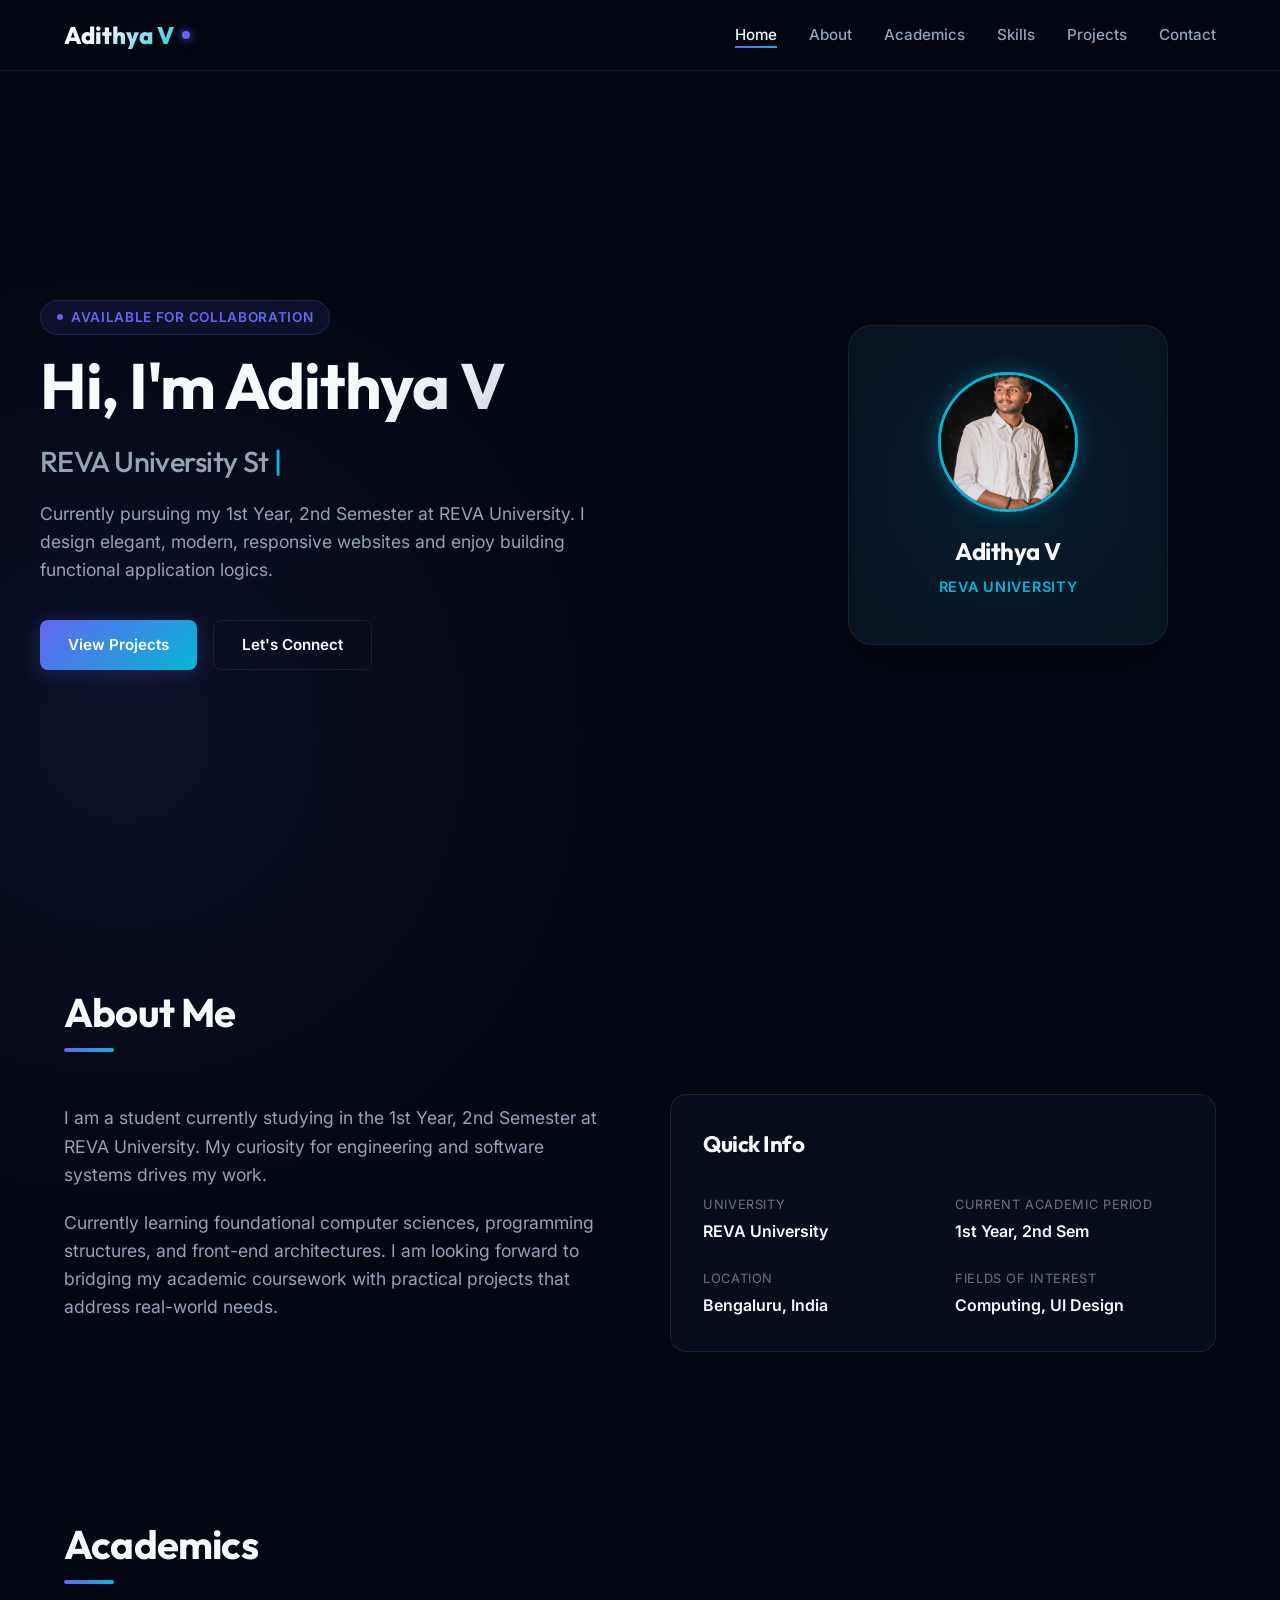
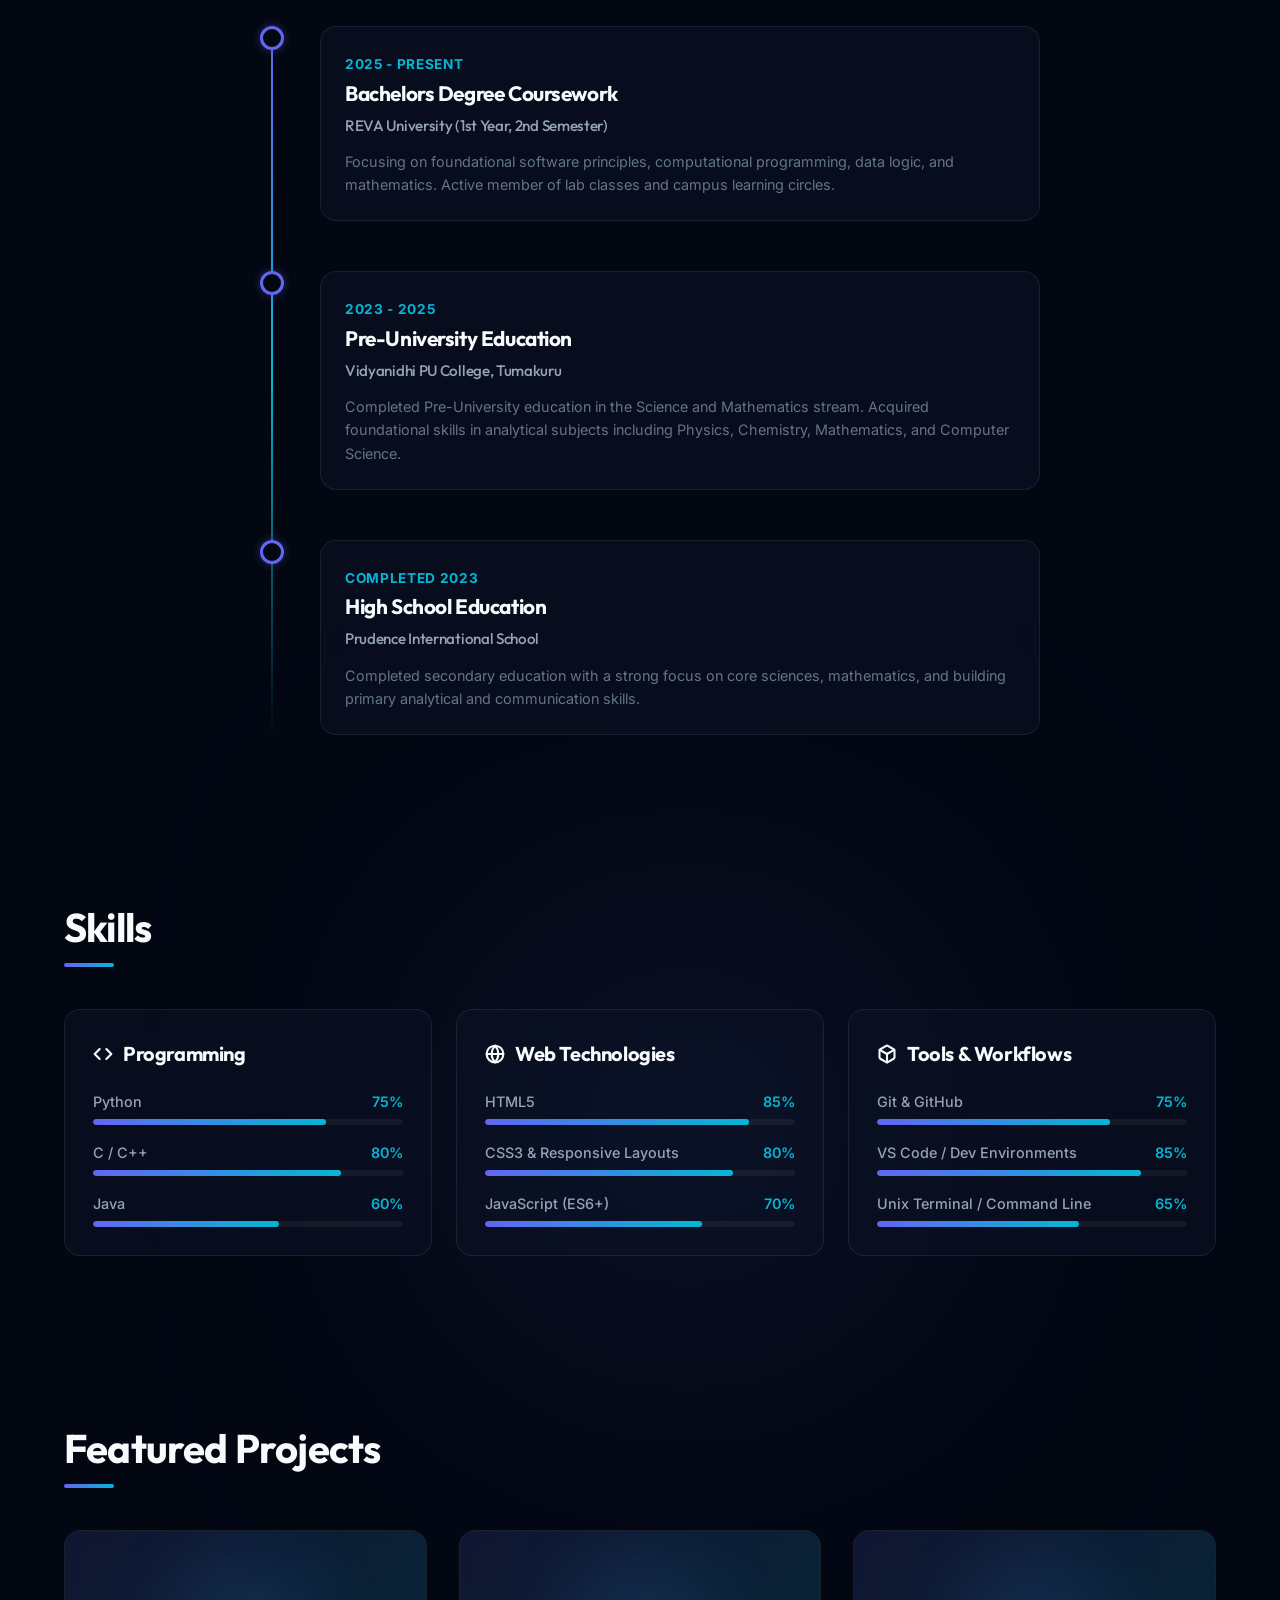
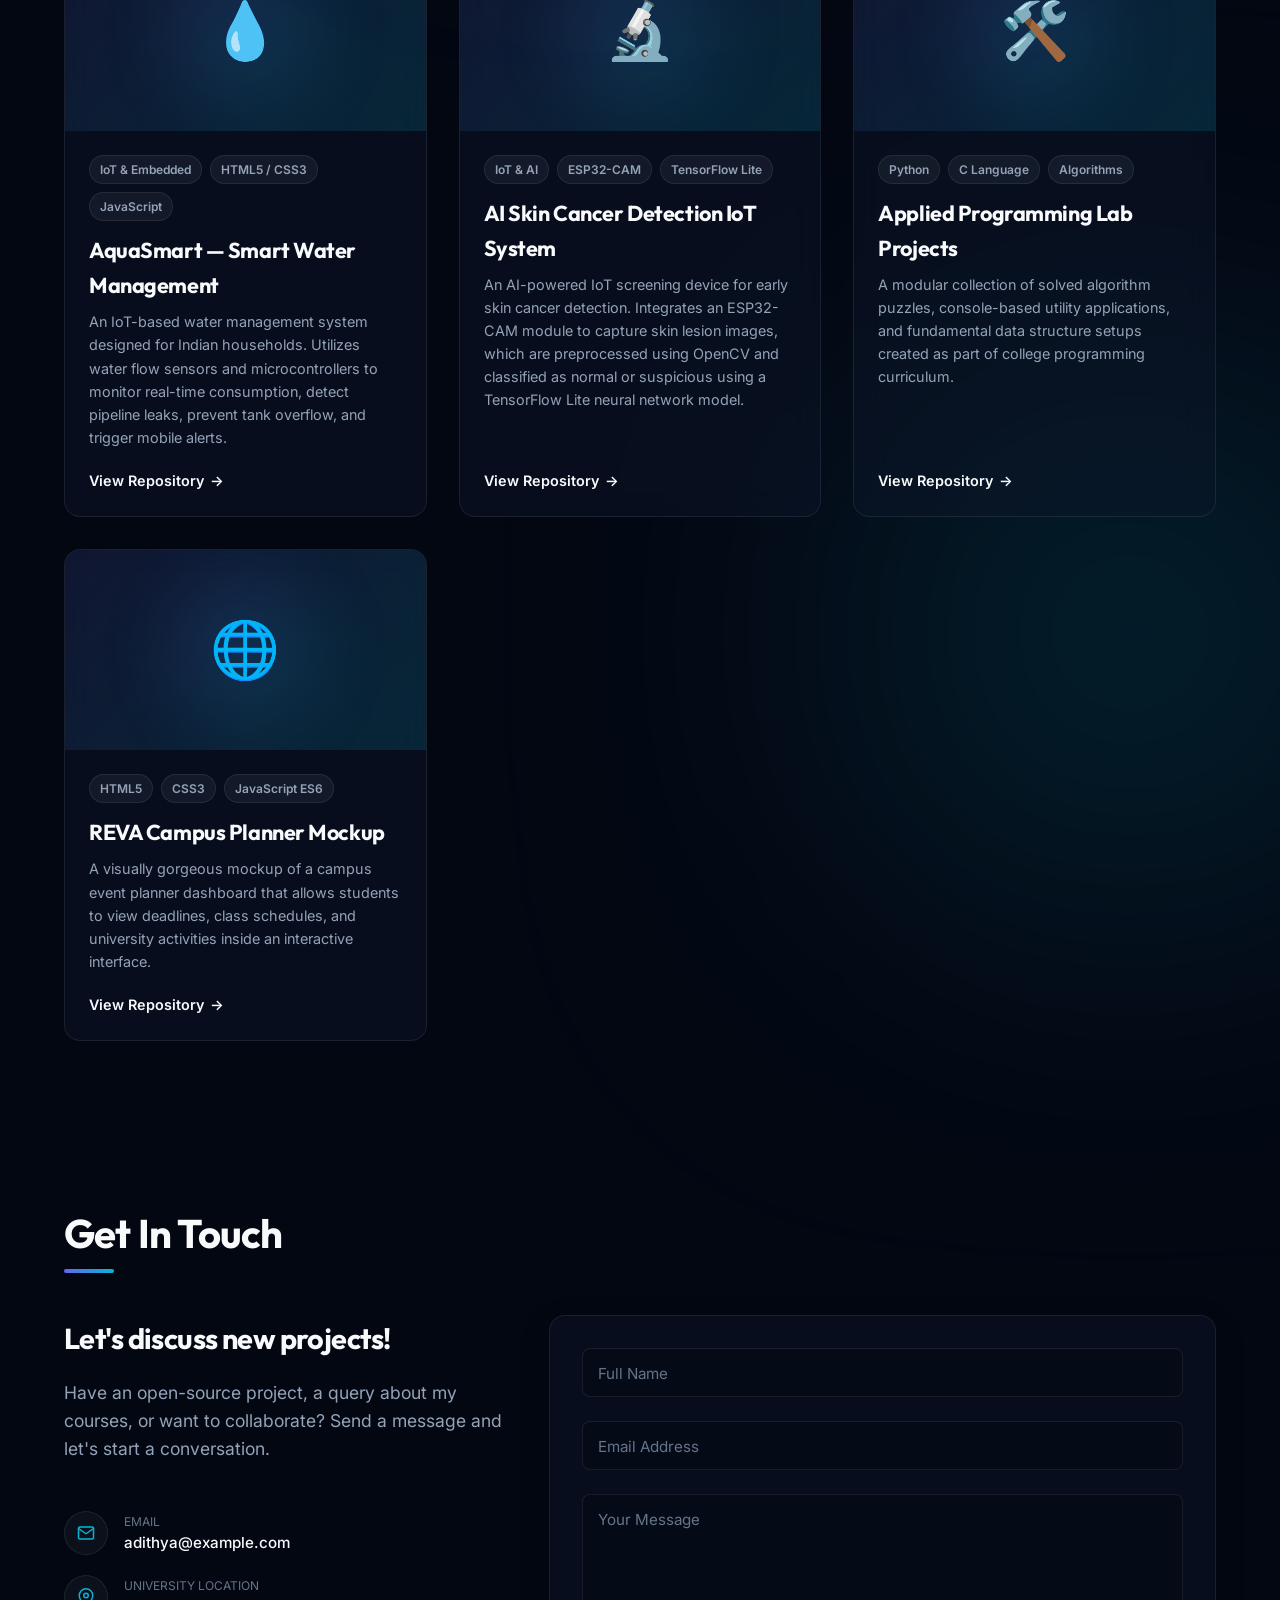
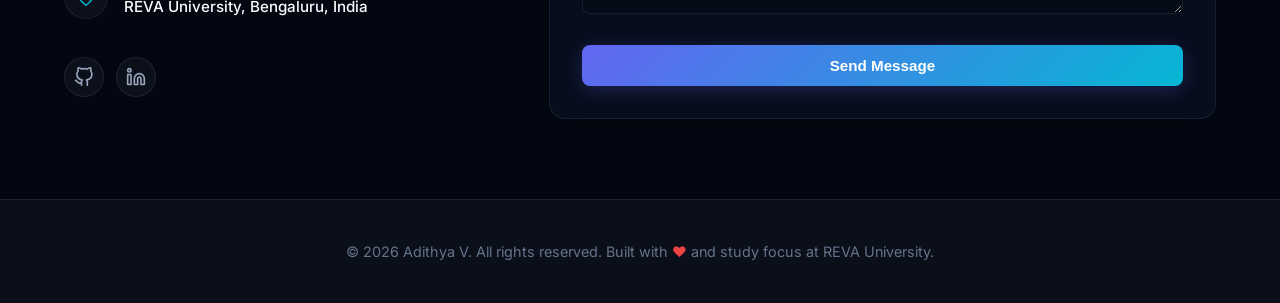
<file: index.html>
<!DOCTYPE html>
<html lang="en">
<head>
  <meta charset="UTF-8">
  <meta name="viewport" content="width=device-width, initial-scale=1.0">
  <meta name="description" content="Portfolio of Adithya V, 1st year 2nd Semester Student at REVA University. Showcasing projects, academic journey, and technical skills.">
  <meta name="author" content="Adithya V">
  <meta name="keywords" content="Adithya V, REVA University, portfolio, software development, student portfolio, computer programming, web developer">
  
  <title>Adithya V | Portfolio</title>
  
  <link rel="stylesheet" href="style.css">
</head>
<body>

  <!-- Background Ambient Glows -->
  <div class="bg-glow-container" aria-hidden="true">
    <div class="bg-glow glow-1"></div>
    <div class="bg-glow glow-2"></div>
    <div class="bg-glow glow-3"></div>
  </div>

  <!-- Sticky Header & Navigation -->
  <header class="navbar" id="main-header">
    <div class="navbar-container">
      <a href="#home" class="logo" id="nav-logo" aria-label="Adithya's Portfolio Home">
        Adithya V
        <span class="logo-dot" aria-hidden="true"></span>
      </a>
      
      <button class="mobile-menu-toggle" id="menu-toggle" aria-expanded="false" aria-controls="nav-links" aria-label="Toggle navigation menu">
        <svg width="24" height="24" viewBox="0 0 24 24" fill="none" stroke="currentColor" stroke-width="2" stroke-linecap="round" stroke-linejoin="round">
          <line x1="4" y1="12" x2="20" y2="12" id="bar-middle"></line>
          <line x1="4" y1="6" x2="20" y2="6" id="bar-top"></line>
          <line x1="4" y1="18" x2="20" y2="18" id="bar-bottom"></line>
        </svg>
      </button>

      <nav>
        <ul class="nav-links" id="nav-links">
          <li><a href="#home" class="active">Home</a></li>
          <li><a href="#about">About</a></li>
          <li><a href="#academics">Academics</a></li>
          <li><a href="#skills">Skills</a></li>
          <li><a href="#projects">Projects</a></li>
          <li><a href="#contact">Contact</a></li>
        </ul>
      </nav>
    </div>
  </header>

  <!-- Main Content Areas -->
  <main>
    
    <!-- Hero Section -->
    <section id="home" class="hero">
      <div class="container hero-grid">
        <div class="hero-content reveal">
          <div class="hero-badge">
            <span class="hero-badge-dot" aria-hidden="true"></span>
            Available For Collaboration
          </div>
          <h1 class="hero-title" id="main-title">Hi, I'm Adithya V</h1>
          <h2 class="hero-subtitle">
            <span id="typewriter-text" data-words='["REVA University Student.", "Creative Developer.", "Problem Solver."]'></span>
            <span class="typewriter-cursor">|</span>
          </h2>
          <p class="hero-desc">
            Currently pursuing my 1st Year, 2nd Semester at REVA University. I design elegant, modern, responsive websites and enjoy building functional application logics.
          </p>
          <div class="hero-actions">
            <a href="#projects" class="btn btn-primary" id="hero-btn-work">View Projects</a>
            <a href="#contact" class="btn btn-secondary" id="hero-btn-talk">Let's Connect</a>
          </div>
        </div>
        
        <div class="hero-visual reveal">
          <div class="hero-card" id="interactive-hero-card">
            <img src="profile.jpg" alt="Adithya V Profile Picture" class="hero-card-img">
            <h3 class="hero-card-name">Adithya V</h3>
            <span class="hero-card-sub">REVA University</span>
          </div>
        </div>
      </div>
    </section>

    <!-- About Section -->
    <section id="about" class="container">
      <h2 class="section-title reveal">About Me</h2>
      <div class="about-grid reveal">
        <div>
          <p class="hero-desc" style="max-width: 100%; margin-bottom: 20px;">
            I am a student currently studying in the 1st Year, 2nd Semester at REVA University. My curiosity for engineering and software systems drives my work.
          </p>
          <p class="hero-desc" style="max-width: 100%;">
            Currently learning foundational computer sciences, programming structures, and front-end architectures. I am looking forward to bridging my academic coursework with practical projects that address real-world needs.
          </p>
        </div>
        
        <div class="about-card" id="about-facts-card">
          <h3 style="font-size: 1.4rem; margin-bottom: 20px; color: var(--text-primary)">Quick Info</h3>
          <div class="about-info-grid">
            <div class="info-item">
              <span class="info-label">University</span>
              <span class="info-value">REVA University</span>
            </div>
            <div class="info-item">
              <span class="info-label">Current Academic Period</span>
              <span class="info-value">1st Year, 2nd Sem</span>
            </div>
            <div class="info-item">
              <span class="info-label">Location</span>
              <span class="info-value">Bengaluru, India</span>
            </div>
            <div class="info-item">
              <span class="info-label">Fields of Interest</span>
              <span class="info-value">Computing, UI Design</span>
            </div>
          </div>
        </div>
      </div>
    </section>

    <!-- Academics Section -->
    <section id="academics" class="container">
      <h2 class="section-title reveal">Academics</h2>
      
      <div class="timeline reveal">
        
        <!-- University -->
        <div class="timeline-item">
          <div class="timeline-dot" aria-hidden="true"></div>
          <div class="timeline-card" id="timeline-uni-card">
            <span class="timeline-date">2025 - Present</span>
            <h3 class="timeline-title">Bachelors Degree Coursework</h3>
            <h4 class="timeline-subtitle">REVA University (1st Year, 2nd Semester)</h4>
            <p class="timeline-desc">
              Focusing on foundational software principles, computational programming, data logic, and mathematics. Active member of lab classes and campus learning circles.
            </p>
          </div>
        </div>

        <!-- Pre-University -->
        <div class="timeline-item">
          <div class="timeline-dot" aria-hidden="true"></div>
          <div class="timeline-card" id="timeline-puc-card">
            <span class="timeline-date">2023 - 2025</span>
            <h3 class="timeline-title">Pre-University Education</h3>
            <h4 class="timeline-subtitle">Vidyanidhi PU College, Tumakuru</h4>
            <p class="timeline-desc">
              Completed Pre-University education in the Science and Mathematics stream. Acquired foundational skills in analytical subjects including Physics, Chemistry, Mathematics, and Computer Science.
            </p>
          </div>
        </div>

        <!-- High School -->
        <div class="timeline-item">
          <div class="timeline-dot" aria-hidden="true"></div>
          <div class="timeline-card" id="timeline-school-card">
            <span class="timeline-date">Completed 2023</span>
            <h3 class="timeline-title">High School Education</h3>
            <h4 class="timeline-subtitle">Prudence International School</h4>
            <p class="timeline-desc">
              Completed secondary education with a strong focus on core sciences, mathematics, and building primary analytical and communication skills.
            </p>
          </div>
        </div>

      </div>
    </section>

    <!-- Skills Section -->
    <section id="skills" class="container">
      <h2 class="section-title reveal">Skills</h2>
      
      <div class="skills-grid reveal">
        
        <!-- Languages -->
        <div class="skills-category" id="skills-cat-lang">
          <h3 class="skills-category-title">
            <svg width="20" height="20" viewBox="0 0 24 24" fill="none" stroke="currentColor" stroke-width="2.5" stroke-linecap="round" stroke-linejoin="round" aria-hidden="true">
              <polyline points="16 18 22 12 16 6"></polyline>
              <polyline points="8 6 2 12 8 18"></polyline>
            </svg>
            Programming
          </h3>
          <div class="skills-list">
            <div class="skill-item">
              <div class="skill-info">
                <span class="skill-name">Python</span>
                <span class="skill-percentage">75%</span>
              </div>
              <div class="skill-progress-bg">
                <div class="skill-progress-bar" data-progress="75%"></div>
              </div>
            </div>
            <div class="skill-item">
              <div class="skill-info">
                <span class="skill-name">C / C++</span>
                <span class="skill-percentage">80%</span>
              </div>
              <div class="skill-progress-bg">
                <div class="skill-progress-bar" data-progress="80%"></div>
              </div>
            </div>
            <div class="skill-item">
              <div class="skill-info">
                <span class="skill-name">Java</span>
                <span class="skill-percentage">60%</span>
              </div>
              <div class="skill-progress-bg">
                <div class="skill-progress-bar" data-progress="60%"></div>
              </div>
            </div>
          </div>
        </div>

        <!-- Web Development -->
        <div class="skills-category" id="skills-cat-web">
          <h3 class="skills-category-title">
            <svg width="20" height="20" viewBox="0 0 24 24" fill="none" stroke="currentColor" stroke-width="2.5" stroke-linecap="round" stroke-linejoin="round" aria-hidden="true">
              <circle cx="12" cy="12" r="10"></circle>
              <line x1="2" y1="12" x2="22" y2="12"></line>
              <path d="M12 2a15.3 15.3 0 0 1 4 10 15.3 15.3 0 0 1-4 10 15.3 15.3 0 0 1-4-10 15.3 15.3 0 0 1 4-10z"></path>
            </svg>
            Web Technologies
          </h3>
          <div class="skills-list">
            <div class="skill-item">
              <div class="skill-info">
                <span class="skill-name">HTML5</span>
                <span class="skill-percentage">85%</span>
              </div>
              <div class="skill-progress-bg">
                <div class="skill-progress-bar" data-progress="85%"></div>
              </div>
            </div>
            <div class="skill-item">
              <div class="skill-info">
                <span class="skill-name">CSS3 &amp; Responsive Layouts</span>
                <span class="skill-percentage">80%</span>
              </div>
              <div class="skill-progress-bg">
                <div class="skill-progress-bar" data-progress="80%"></div>
              </div>
            </div>
            <div class="skill-item">
              <div class="skill-info">
                <span class="skill-name">JavaScript (ES6+)</span>
                <span class="skill-percentage">70%</span>
              </div>
              <div class="skill-progress-bg">
                <div class="skill-progress-bar" data-progress="70%"></div>
              </div>
            </div>
          </div>
        </div>

        <!-- Tools & Practices -->
        <div class="skills-category" id="skills-cat-tools">
          <h3 class="skills-category-title">
            <svg width="20" height="20" viewBox="0 0 24 24" fill="none" stroke="currentColor" stroke-width="2.5" stroke-linecap="round" stroke-linejoin="round" aria-hidden="true">
              <path d="M21 16V8a2 2 0 0 0-1-1.73l-7-4a2 2 0 0 0-2 0l-7 4A2 2 0 0 0 3 8v8a2 2 0 0 0 1 1.73l7 4a2 2 0 0 0 2 0l7-4A2 2 0 0 0 21 16z"></path>
              <polyline points="3.27 6.96 12 12.01 20.73 6.96"></polyline>
              <line x1="12" y1="22.08" x2="12" y2="12"></line>
            </svg>
            Tools &amp; Workflows
          </h3>
          <div class="skills-list">
            <div class="skill-item">
              <div class="skill-info">
                <span class="skill-name">Git &amp; GitHub</span>
                <span class="skill-percentage">75%</span>
              </div>
              <div class="skill-progress-bg">
                <div class="skill-progress-bar" data-progress="75%"></div>
              </div>
            </div>
            <div class="skill-item">
              <div class="skill-info">
                <span class="skill-name">VS Code / Dev Environments</span>
                <span class="skill-percentage">85%</span>
              </div>
              <div class="skill-progress-bg">
                <div class="skill-progress-bar" data-progress="85%"></div>
              </div>
            </div>
            <div class="skill-item">
              <div class="skill-info">
                <span class="skill-name">Unix Terminal / Command Line</span>
                <span class="skill-percentage">65%</span>
              </div>
              <div class="skill-progress-bg">
                <div class="skill-progress-bar" data-progress="65%"></div>
              </div>
            </div>
          </div>
        </div>

      </div>
    </section>

    <!-- Projects Section -->
    <section id="projects" class="container">
      <h2 class="section-title reveal">Featured Projects</h2>
      
      <div class="projects-grid reveal">
        
        <!-- Project 1: AquaSmart Smart Water Management -->
        <article class="project-card" id="project-card-aquasmart">
          <div class="project-visual">
            <div class="project-icon" aria-hidden="true">💧</div>
          </div>
          <div class="project-body">
            <div class="project-tags">
              <span class="project-tag">IoT &amp; Embedded</span>
              <span class="project-tag">HTML5 / CSS3</span>
              <span class="project-tag">JavaScript</span>
            </div>
            <h3 class="project-title">AquaSmart — Smart Water Management</h3>
            <p class="project-desc">
              An IoT-based water management system designed for Indian households. Utilizes water flow sensors and microcontrollers to monitor real-time consumption, detect pipeline leaks, prevent tank overflow, and trigger mobile alerts.
            </p>
            <a href="https://github.com" target="_blank" rel="noopener noreferrer" class="project-link" id="project-aquasmart-code" style="margin-top: auto;">
              View Repository
              <span aria-hidden="true">&rarr;</span>
            </a>
          </div>
        </article>

        <!-- Project 2: IoT Skin Cancer Detection -->
        <article class="project-card" id="project-card-skincancer">
          <div class="project-visual">
            <div class="project-icon" aria-hidden="true">🔬</div>
          </div>
          <div class="project-body">
            <div class="project-tags">
              <span class="project-tag">IoT &amp; AI</span>
              <span class="project-tag">ESP32-CAM</span>
              <span class="project-tag">TensorFlow Lite</span>
            </div>
            <h3 class="project-title">AI Skin Cancer Detection IoT System</h3>
            <p class="project-desc">
              An AI-powered IoT screening device for early skin cancer detection. Integrates an ESP32-CAM module to capture skin lesion images, which are preprocessed using OpenCV and classified as normal or suspicious using a TensorFlow Lite neural network model.
            </p>
            <a href="https://github.com" target="_blank" rel="noopener noreferrer" class="project-link" id="project-skincancer-code" style="margin-top: auto;">
              View Repository
              <span aria-hidden="true">&rarr;</span>
            </a>
          </div>
        </article>

        <!-- Project 3: Lab Projects -->
        <article class="project-card" id="project-card-3">
          <div class="project-visual">
            <div class="project-icon" aria-hidden="true">🛠️</div>
          </div>
          <div class="project-body">
            <div class="project-tags">
              <span class="project-tag">Python</span>
              <span class="project-tag">C Language</span>
              <span class="project-tag">Algorithms</span>
            </div>
            <h3 class="project-title">Applied Programming Lab Projects</h3>
            <p class="project-desc">
              A modular collection of solved algorithm puzzles, console-based utility applications, and fundamental data structure setups created as part of college programming curriculum.
            </p>
            <a href="https://github.com" target="_blank" rel="noopener noreferrer" class="project-link" id="project-3-code" style="margin-top: auto;">
              View Repository
              <span aria-hidden="true">&rarr;</span>
            </a>
          </div>
        </article>

        <!-- Project 4: Campus Planner Mockup -->
        <article class="project-card" id="project-card-4">
          <div class="project-visual">
            <div class="project-icon" aria-hidden="true">🌐</div>
          </div>
          <div class="project-body">
            <div class="project-tags">
              <span class="project-tag">HTML5</span>
              <span class="project-tag">CSS3</span>
              <span class="project-tag">JavaScript ES6</span>
            </div>
            <h3 class="project-title">REVA Campus Planner Mockup</h3>
            <p class="project-desc">
              A visually gorgeous mockup of a campus event planner dashboard that allows students to view deadlines, class schedules, and university activities inside an interactive interface.
            </p>
            <a href="https://github.com" target="_blank" rel="noopener noreferrer" class="project-link" id="project-4-code" style="margin-top: auto;">
              View Repository
              <span aria-hidden="true">&rarr;</span>
            </a>
          </div>
        </article>

      </div>
    </section>

    <!-- Contact Section -->
    <section id="contact" class="container">
      <h2 class="section-title reveal">Get In Touch</h2>
      
      <div class="contact-container reveal">
        
        <div class="contact-info">
          <h3 class="contact-info-title">Let's discuss new projects!</h3>
          <p class="hero-desc" style="max-width: 100%;">
            Have an open-source project, a query about my courses, or want to collaborate? Send a message and let's start a conversation.
          </p>
          
          <div class="contact-details">
            <!-- Email -->
            <div class="contact-item">
              <div class="contact-icon" aria-hidden="true">
                <svg width="18" height="18" viewBox="0 0 24 24" fill="none" stroke="currentColor" stroke-width="2" stroke-linecap="round" stroke-linejoin="round">
                  <path d="M4 4h16c1.1 0 2 .9 2 2v12c0 1.1-.9 2-2 2H4c-1.1 0-2-.9-2-2V6c0-1.1.9-2 2-2z"></path>
                  <polyline points="22,6 12,13 2,6"></polyline>
                </svg>
              </div>
              <div>
                <div class="contact-text-label">Email</div>
                <div class="contact-text-val"><a href="mailto:adithya@example.com" style="color: inherit; text-decoration: none;" id="email-link">adithya@example.com</a></div>
              </div>
            </div>
            <!-- Location -->
            <div class="contact-item">
              <div class="contact-icon" aria-hidden="true">
                <svg width="18" height="18" viewBox="0 0 24 24" fill="none" stroke="currentColor" stroke-width="2" stroke-linecap="round" stroke-linejoin="round">
                  <path d="M21 10c0 7-9 13-9 13s-9-6-9-13a9 9 0 0 1 18 0z"></path>
                  <circle cx="12" cy="10" r="3"></circle>
                </svg>
              </div>
              <div>
                <div class="contact-text-label">University Location</div>
                <div class="contact-text-val">REVA University, Bengaluru, India</div>
              </div>
            </div>
          </div>

          <div class="socials">
            <a href="https://github.com" target="_blank" rel="noopener noreferrer" class="social-btn" aria-label="GitHub Profile" id="social-github">
              <svg width="20" height="20" viewBox="0 0 24 24" fill="none" stroke="currentColor" stroke-width="2" stroke-linecap="round" stroke-linejoin="round">
                <path d="M9 19c-5 1.5-5-2.5-7-3m14 6v-3.87a3.37 3.37 0 0 0-.94-2.61c3.14-.35 6.44-1.54 6.44-7A5.44 5.44 0 0 0 20 4.77 5.07 5.07 0 0 0 19.91 1S18.73.65 16 2.48a13.38 13.38 0 0 0-7 0C6.27.65 5.09 1 5.09 1A5.07 5.07 0 0 0 5 4.77a5.44 5.44 0 0 0-1.5 3.78c0 5.42 3.3 6.61 6.44 7A3.37 3.37 0 0 0 9 18.13V22"></path>
              </svg>
            </a>
            <a href="https://linkedin.com" target="_blank" rel="noopener noreferrer" class="social-btn" aria-label="LinkedIn Profile" id="social-linkedin">
              <svg width="20" height="20" viewBox="0 0 24 24" fill="none" stroke="currentColor" stroke-width="2" stroke-linecap="round" stroke-linejoin="round">
                <path d="M16 8a6 6 0 0 1 6 6v7h-4v-7a2 2 0 0 0-2-2 2 2 0 0 0-2 2v7h-4v-7a6 6 0 0 1 6-6z"></path>
                <rect x="2" y="9" width="4" height="12"></rect>
                <circle cx="4" cy="4" r="2"></circle>
              </svg>
            </a>
          </div>
        </div>

        <div class="contact-form-card">
          <form id="contact-form">
            <div class="form-group">
              <input type="text" id="form-name" class="form-input" placeholder=" " required>
              <label for="form-name" class="form-label">Full Name</label>
            </div>
            
            <div class="form-group">
              <input type="email" id="form-email" class="form-input" placeholder=" " required>
              <label for="form-email" class="form-label">Email Address</label>
            </div>
            
            <div class="form-group">
              <textarea id="form-message" class="form-input" placeholder=" " required></textarea>
              <label for="form-message" class="form-label">Your Message</label>
            </div>
            
            <button type="submit" class="btn btn-primary" style="width: 100%;" id="btn-submit">
              Send Message
            </button>
          </form>
        </div>

      </div>
    </section>

  </main>

  <!-- Footer -->
  <footer>
    <div class="container" style="padding: 0;">
      <p class="footer-text">
        &copy; 2026 Adithya V. All rights reserved. 
        Built with <span class="footer-heart" aria-label="love">&#9829;</span> and study focus at REVA University.
      </p>
    </div>
  </footer>

  <!-- Toast Notification System Anchor -->
  <div class="toast-container" id="toast-container" aria-live="polite"></div>

  <script src="script.js"></script>
</body>
</html>
</file>
<file: style.css>
@import url('https://fonts.googleapis.com/css2?family=Inter:wght@300;400;500;600&family=Outfit:wght@400;500;600;700;800&display=swap');

/* --- DESIGN SYSTEM & TOKENS --- */
:root {
  --bg-primary: #030712;
  --bg-secondary: #0b0f19;
  --card-bg: rgba(15, 23, 42, 0.45);
  --card-border: rgba(255, 255, 255, 0.08);
  --accent-primary: #6366f1; /* Indigo */
  --accent-primary-rgb: 99, 102, 241;
  --accent-secondary: #06b6d4; /* Cyan */
  --accent-secondary-rgb: 6, 182, 212;
  
  --text-primary: #f8fafc;
  --text-secondary: #94a3b8;
  --text-muted: #64748b;
  
  --font-heading: 'Outfit', -apple-system, BlinkMacSystemFont, "Segoe UI", Roboto, sans-serif;
  --font-body: 'Inter', -apple-system, BlinkMacSystemFont, "Segoe UI", Roboto, sans-serif;
  
  --transition-smooth: all 0.4s cubic-bezier(0.16, 1, 0.3, 1);
  --transition-bounce: all 0.5s cubic-bezier(0.34, 1.56, 0.64, 1);
  --border-radius-sm: 8px;
  --border-radius-md: 16px;
  --border-radius-lg: 24px;
  
  --container-max-width: 1200px;
}

/* --- BASE STYLES --- */
* {
  box-sizing: border-box;
  margin: 0;
  padding: 0;
}

html {
  scroll-behavior: smooth;
  scrollbar-width: thin;
  scrollbar-color: var(--accent-primary) var(--bg-primary);
}

body {
  background-color: var(--bg-primary);
  color: var(--text-primary);
  font-family: var(--font-body);
  line-height: 1.6;
  overflow-x: hidden;
  position: relative;
}

/* Custom Scrollbar */
::-webkit-scrollbar {
  width: 8px;
}
::-webkit-scrollbar-track {
  background: var(--bg-primary);
}
::-webkit-scrollbar-thumb {
  background: var(--card-border);
  border-radius: var(--border-radius-sm);
  transition: var(--transition-smooth);
}
::-webkit-scrollbar-thumb:hover {
  background: var(--accent-primary);
}

/* --- AMBIENT BACKGROUND GLOWS --- */
.bg-glow-container {
  position: absolute;
  top: 0;
  left: 0;
  width: 100%;
  height: 100%;
  overflow: hidden;
  z-index: -1;
  pointer-events: none;
}

.bg-glow {
  position: absolute;
  border-radius: 50%;
  filter: blur(150px);
  opacity: 0.18;
  mix-blend-mode: screen;
  animation: floatGlow 15s infinite alternate ease-in-out;
}

.glow-1 {
  background: var(--accent-primary);
  width: 450px;
  height: 450px;
  top: 10%;
  left: -100px;
}

.glow-2 {
  background: var(--accent-secondary);
  width: 500px;
  height: 500px;
  bottom: 20%;
  right: -100px;
  animation-delay: -5s;
}

.glow-3 {
  background: var(--accent-primary);
  width: 350px;
  height: 350px;
  top: 50%;
  left: 40%;
  animation-delay: -10s;
}

@keyframes floatGlow {
  0% {
    transform: translate(0, 0) scale(1);
  }
  100% {
    transform: translate(80px, 50px) scale(1.15);
  }
}

/* --- LAYOUT UTILITIES --- */
.container {
  width: 90%;
  max-width: var(--container-max-width);
  margin: 0 auto;
  padding: 80px 0;
}

section {
  position: relative;
}

/* Typography */
h1, h2, h3, h4 {
  font-family: var(--font-heading);
  font-weight: 700;
  letter-spacing: -0.02em;
}

.section-title {
  font-size: 2.5rem;
  margin-bottom: 50px;
  position: relative;
  display: inline-block;
}

.section-title::after {
  content: '';
  position: absolute;
  left: 0;
  bottom: -8px;
  width: 50px;
  height: 4px;
  background: linear-gradient(90deg, var(--accent-primary), var(--accent-secondary));
  border-radius: 2px;
}

/* --- NAVIGATION BAR --- */
.navbar {
  position: fixed;
  top: 0;
  left: 0;
  width: 100%;
  z-index: 1000;
  background: rgba(3, 7, 18, 0.65);
  backdrop-filter: blur(20px);
  -webkit-backdrop-filter: blur(20px);
  border-bottom: 1px solid var(--card-border);
  transition: var(--transition-smooth);
}

.navbar-container {
  display: flex;
  justify-content: space-between;
  align-items: center;
  width: 90%;
  max-width: var(--container-max-width);
  margin: 0 auto;
  height: 70px;
}

.logo {
  font-family: var(--font-heading);
  font-weight: 800;
  font-size: 1.5rem;
  background: linear-gradient(135deg, var(--text-primary) 30%, var(--accent-secondary) 100%);
  -webkit-background-clip: text;
  -webkit-text-fill-color: transparent;
  text-decoration: none;
  display: flex;
  align-items: center;
  gap: 8px;
}

.logo-dot {
  width: 8px;
  height: 8px;
  background: var(--accent-primary);
  border-radius: 50%;
  box-shadow: 0 0 10px var(--accent-primary);
}

.nav-links {
  display: flex;
  gap: 32px;
  list-style: none;
}

.nav-links a {
  color: var(--text-secondary);
  text-decoration: none;
  font-size: 0.95rem;
  font-weight: 500;
  transition: var(--transition-smooth);
  position: relative;
  padding: 4px 0;
}

.nav-links a::after {
  content: '';
  position: absolute;
  bottom: 0;
  left: 0;
  width: 0;
  height: 2px;
  background: linear-gradient(90deg, var(--accent-primary), var(--accent-secondary));
  transition: var(--transition-smooth);
}

.nav-links a:hover, .nav-links a.active {
  color: var(--text-primary);
}

.nav-links a.active::after {
  width: 100%;
}

.mobile-menu-toggle {
  display: none;
  background: none;
  border: none;
  color: var(--text-primary);
  font-size: 1.5rem;
  cursor: pointer;
}

/* --- HERO SECTION --- */
.hero {
  min-height: 100vh;
  display: flex;
  align-items: center;
  padding-top: 70px;
}

.hero-grid {
  display: grid;
  grid-template-columns: 1.2fr 0.8fr;
  gap: 40px;
  align-items: center;
  width: 100%;
}

.hero-content {
  display: flex;
  flex-direction: column;
  gap: 16px;
}

.hero-badge {
  display: inline-flex;
  align-items: center;
  align-self: flex-start;
  padding: 6px 16px;
  background: rgba(99, 102, 241, 0.1);
  border: 1px solid rgba(99, 102, 241, 0.2);
  border-radius: 100px;
  color: var(--accent-primary);
  font-size: 0.85rem;
  font-weight: 600;
  letter-spacing: 0.05em;
  text-transform: uppercase;
}

.hero-badge-dot {
  width: 6px;
  height: 6px;
  background: var(--accent-primary);
  border-radius: 50%;
  margin-right: 8px;
  animation: pulseGlow 2s infinite;
}

@keyframes pulseGlow {
  0% { transform: scale(0.9); opacity: 0.6; }
  50% { transform: scale(1.2); opacity: 1; box-shadow: 0 0 8px var(--accent-primary); }
  100% { transform: scale(0.9); opacity: 0.6; }
}

.hero-title {
  font-size: 4rem;
  line-height: 1.1;
  background: linear-gradient(135deg, var(--text-primary) 50%, var(--text-secondary) 100%);
  -webkit-background-clip: text;
  -webkit-text-fill-color: transparent;
}

.hero-subtitle {
  font-size: 1.8rem;
  color: var(--text-secondary);
  font-weight: 500;
}

.typewriter-cursor {
  color: var(--accent-secondary);
  animation: blink 0.8s infinite;
}

@keyframes blink {
  50% { opacity: 0; }
}

.hero-desc {
  font-size: 1.1rem;
  color: var(--text-secondary);
  max-width: 550px;
  margin-bottom: 20px;
}

.hero-actions {
  display: flex;
  gap: 16px;
}

/* Button Component */
.btn {
  display: inline-flex;
  align-items: center;
  justify-content: center;
  padding: 12px 28px;
  border-radius: var(--border-radius-sm);
  font-size: 0.95rem;
  font-weight: 600;
  text-decoration: none;
  cursor: pointer;
  transition: var(--transition-bounce);
}

.btn-primary {
  background: linear-gradient(135deg, var(--accent-primary), var(--accent-secondary));
  color: white;
  border: none;
  box-shadow: 0 4px 20px rgba(99, 102, 241, 0.25);
}

.btn-primary:hover {
  transform: translateY(-3px);
  box-shadow: 0 8px 30px rgba(99, 102, 241, 0.4);
}

.btn-secondary {
  background: transparent;
  color: var(--text-primary);
  border: 1px solid var(--card-border);
  backdrop-filter: blur(8px);
}

.btn-secondary:hover {
  border-color: var(--accent-secondary);
  background: rgba(6, 182, 212, 0.05);
  transform: translateY(-3px);
}

/* Hero Visual card */
.hero-visual {
  display: flex;
  justify-content: center;
  align-items: center;
  position: relative;
}

.hero-card {
  width: 320px;
  height: 320px;
  border-radius: var(--border-radius-lg);
  background: var(--card-bg);
  border: 1px solid var(--card-border);
  backdrop-filter: blur(16px);
  display: flex;
  flex-direction: column;
  justify-content: center;
  align-items: center;
  position: relative;
  overflow: hidden;
  box-shadow: 0 20px 40px rgba(0, 0, 0, 0.3);
  transition: var(--transition-bounce);
}

.hero-card:hover {
  transform: translateY(-8px) rotate(2deg);
  border-color: rgba(99, 102, 241, 0.3);
  box-shadow: 0 30px 60px rgba(99, 102, 241, 0.15);
}

.hero-card::before {
  content: '';
  position: absolute;
  top: -50%;
  left: -50%;
  width: 200%;
  height: 200%;
  background: radial-gradient(circle, rgba(6, 182, 212, 0.1) 0%, transparent 70%);
  transition: var(--transition-smooth);
}

.hero-card-icon {
  font-size: 4.5rem;
  margin-bottom: 16px;
  z-index: 2;
  filter: drop-shadow(0 4px 12px rgba(6, 182, 212, 0.3));
}

.hero-card-img {
  width: 140px;
  height: 140px;
  border-radius: 50%;
  object-fit: cover;
  margin-bottom: 20px;
  border: 3px solid var(--accent-secondary);
  box-shadow: 0 0 20px rgba(6, 182, 212, 0.3);
  z-index: 2;
  transition: var(--transition-bounce);
}

.hero-card:hover .hero-card-img {
  transform: scale(1.08);
  border-color: var(--accent-primary);
  box-shadow: 0 0 30px rgba(99, 102, 241, 0.5);
}

.hero-card-name {
  font-size: 1.5rem;
  font-weight: 700;
  margin-bottom: 4px;
  z-index: 2;
}

.hero-card-sub {
  font-size: 0.9rem;
  color: var(--accent-secondary);
  font-weight: 600;
  z-index: 2;
  letter-spacing: 0.05em;
  text-transform: uppercase;
}

/* --- ABOUT SECTION --- */
.about-grid {
  display: grid;
  grid-template-columns: 1fr 1fr;
  gap: 60px;
  align-items: center;
}

.about-card {
  background: var(--card-bg);
  border: 1px solid var(--card-border);
  backdrop-filter: blur(16px);
  border-radius: var(--border-radius-md);
  padding: 32px;
  position: relative;
  overflow: hidden;
}

.about-info-grid {
  display: grid;
  grid-template-columns: repeat(2, 1fr);
  gap: 24px;
  margin-top: 32px;
}

.info-item {
  display: flex;
  flex-direction: column;
}

.info-label {
  font-size: 0.8rem;
  color: var(--text-muted);
  text-transform: uppercase;
  letter-spacing: 0.05em;
}

.info-value {
  font-size: 1rem;
  font-weight: 600;
  color: var(--text-primary);
  margin-top: 4px;
}

/* --- ACADEMIC TIMELINE --- */
.timeline {
  position: relative;
  max-width: 800px;
  margin: 0 auto;
}

.timeline::before {
  content: '';
  position: absolute;
  top: 0;
  left: 31px;
  width: 2px;
  height: 100%;
  background: linear-gradient(to bottom, var(--accent-primary), var(--accent-secondary), transparent);
}

.timeline-item {
  position: relative;
  margin-bottom: 50px;
  padding-left: 80px;
}

.timeline-item:last-child {
  margin-bottom: 0;
}

.timeline-dot {
  position: absolute;
  left: 20px;
  top: 0;
  width: 24px;
  height: 24px;
  border-radius: 50%;
  background: var(--bg-primary);
  border: 3px solid var(--accent-primary);
  z-index: 2;
  box-shadow: 0 0 10px rgba(99, 102, 241, 0.4);
  transition: var(--transition-smooth);
}

.timeline-item:hover .timeline-dot {
  background: var(--accent-secondary);
  border-color: var(--accent-secondary);
  box-shadow: 0 0 15px rgba(6, 182, 212, 0.6);
  transform: scale(1.15);
}

.timeline-card {
  background: var(--card-bg);
  border: 1px solid var(--card-border);
  backdrop-filter: blur(16px);
  border-radius: var(--border-radius-md);
  padding: 24px;
  transition: var(--transition-smooth);
}

.timeline-card:hover {
  transform: translateX(8px);
  border-color: rgba(99, 102, 241, 0.25);
  box-shadow: -4px 4px 20px rgba(0, 0, 0, 0.2);
}

.timeline-date {
  font-size: 0.85rem;
  color: var(--accent-secondary);
  font-weight: 700;
  text-transform: uppercase;
  letter-spacing: 0.05em;
  margin-bottom: 6px;
}

.timeline-title {
  font-size: 1.3rem;
  margin-bottom: 4px;
}

.timeline-subtitle {
  font-size: 0.95rem;
  color: var(--text-secondary);
  font-weight: 500;
  margin-bottom: 12px;
}

.timeline-desc {
  font-size: 0.9rem;
  color: var(--text-muted);
}

/* --- SKILLS SECTION --- */
.skills-grid {
  display: grid;
  grid-template-columns: repeat(3, 1fr);
  gap: 24px;
}

.skills-category {
  background: var(--card-bg);
  border: 1px solid var(--card-border);
  backdrop-filter: blur(16px);
  border-radius: var(--border-radius-md);
  padding: 28px;
  transition: var(--transition-smooth);
}

.skills-category:hover {
  transform: translateY(-6px);
  border-color: rgba(6, 182, 212, 0.2);
}

.skills-category-title {
  font-size: 1.25rem;
  margin-bottom: 20px;
  display: flex;
  align-items: center;
  gap: 10px;
  color: var(--text-primary);
}

.skills-category-title span {
  color: var(--accent-secondary);
}

.skills-list {
  display: flex;
  flex-direction: column;
  gap: 16px;
}

.skill-item {
  display: flex;
  flex-direction: column;
  gap: 6px;
}

.skill-info {
  display: flex;
  justify-content: space-between;
  font-size: 0.9rem;
}

.skill-name {
  font-weight: 500;
  color: var(--text-secondary);
}

.skill-percentage {
  color: var(--accent-secondary);
  font-weight: 600;
}

.skill-progress-bg {
  height: 6px;
  background: rgba(255, 255, 255, 0.05);
  border-radius: 10px;
  overflow: hidden;
}

.skill-progress-bar {
  height: 100%;
  border-radius: 10px;
  background: linear-gradient(90deg, var(--accent-primary), var(--accent-secondary));
  width: 0; /* Animated via script or loaded */
  transition: width 1.5s cubic-bezier(0.1, 1, 0.1, 1);
}

/* --- PROJECTS SECTION --- */
.projects-grid {
  display: grid;
  grid-template-columns: repeat(auto-fit, minmax(320px, 1fr));
  gap: 32px;
}

.project-card {
  background: var(--card-bg);
  border: 1px solid var(--card-border);
  backdrop-filter: blur(16px);
  border-radius: var(--border-radius-md);
  overflow: hidden;
  transition: var(--transition-bounce);
  display: flex;
  flex-direction: column;
  position: relative;
}

.project-card:hover {
  transform: translateY(-8px);
  border-color: rgba(99, 102, 241, 0.3);
  box-shadow: 0 20px 40px rgba(0, 0, 0, 0.3), 0 0 20px rgba(99, 102, 241, 0.1);
}

.project-visual {
  height: 200px;
  position: relative;
  background: linear-gradient(135deg, rgba(99, 102, 241, 0.1) 0%, rgba(6, 182, 212, 0.15) 100%);
  display: flex;
  justify-content: center;
  align-items: center;
  overflow: hidden;
}

.project-visual::after {
  content: '';
  position: absolute;
  width: 150px;
  height: 150px;
  background: linear-gradient(135deg, var(--accent-primary), var(--accent-secondary));
  opacity: 0.15;
  filter: blur(40px);
  border-radius: 50%;
}

.project-icon {
  font-size: 3.5rem;
  z-index: 1;
  transition: var(--transition-bounce);
}

.project-card:hover .project-icon {
  transform: scale(1.2) rotate(-5deg);
}

.project-body {
  padding: 24px;
  display: flex;
  flex-direction: column;
  flex-grow: 1;
}

.project-tags {
  display: flex;
  gap: 8px;
  margin-bottom: 12px;
  flex-wrap: wrap;
}

.project-tag {
  font-size: 0.75rem;
  font-weight: 600;
  padding: 4px 10px;
  border-radius: 100px;
  background: rgba(255, 255, 255, 0.05);
  border: 1px solid var(--card-border);
  color: var(--text-secondary);
}

.project-title {
  font-size: 1.35rem;
  margin-bottom: 8px;
}

.project-desc {
  font-size: 0.9rem;
  color: var(--text-secondary);
  margin-bottom: 20px;
  flex-grow: 1;
}

.project-link {
  display: inline-flex;
  align-items: center;
  gap: 6px;
  color: var(--text-primary);
  text-decoration: none;
  font-size: 0.9rem;
  font-weight: 600;
  transition: var(--transition-smooth);
}

.project-link span {
  transition: var(--transition-smooth);
}

.project-link:hover {
  color: var(--accent-secondary);
}

.project-link:hover span {
  transform: translateX(4px);
}

/* --- CONTACT SECTION --- */
.contact-container {
  display: grid;
  grid-template-columns: 0.8fr 1.2fr;
  gap: 40px;
  align-items: flex-start;
}

.contact-info {
  display: flex;
  flex-direction: column;
  gap: 28px;
}

.contact-info-title {
  font-size: 1.8rem;
  margin-bottom: -10px;
}

.contact-details {
  display: flex;
  flex-direction: column;
  gap: 20px;
}

.contact-item {
  display: flex;
  align-items: center;
  gap: 16px;
}

.contact-icon {
  width: 44px;
  height: 44px;
  border-radius: 50%;
  background: rgba(255, 255, 255, 0.04);
  border: 1px solid var(--card-border);
  display: flex;
  justify-content: center;
  align-items: center;
  color: var(--accent-secondary);
  font-size: 1.1rem;
}

.contact-text-label {
  font-size: 0.75rem;
  color: var(--text-muted);
  text-transform: uppercase;
}

.contact-text-val {
  font-size: 0.95rem;
  font-weight: 500;
}

.socials {
  display: flex;
  gap: 12px;
  margin-top: 10px;
}

.social-btn {
  width: 40px;
  height: 40px;
  border-radius: 50%;
  background: rgba(255, 255, 255, 0.04);
  border: 1px solid var(--card-border);
  display: flex;
  justify-content: center;
  align-items: center;
  color: var(--text-secondary);
  text-decoration: none;
  font-size: 1.2rem;
  transition: var(--transition-bounce);
}

.social-btn:hover {
  color: white;
  border-color: var(--accent-primary);
  background: var(--accent-primary);
  transform: translateY(-3px) scale(1.05);
  box-shadow: 0 6px 15px rgba(99, 102, 241, 0.3);
}

/* Contact Form */
.contact-form-card {
  background: var(--card-bg);
  border: 1px solid var(--card-border);
  backdrop-filter: blur(16px);
  border-radius: var(--border-radius-md);
  padding: 32px;
  box-shadow: 0 10px 30px rgba(0, 0, 0, 0.2);
}

.form-group {
  position: relative;
  margin-bottom: 24px;
}

.form-input {
  width: 100%;
  padding: 14px 16px;
  background: rgba(0, 0, 0, 0.2);
  border: 1px solid var(--card-border);
  border-radius: var(--border-radius-sm);
  color: var(--text-primary);
  font-family: var(--font-body);
  font-size: 0.95rem;
  outline: none;
  transition: var(--transition-smooth);
}

.form-input:focus {
  border-color: var(--accent-secondary);
  box-shadow: 0 0 10px rgba(6, 182, 212, 0.15);
  background: rgba(0, 0, 0, 0.4);
}

.form-label {
  position: absolute;
  left: 16px;
  top: 14px;
  color: var(--text-muted);
  pointer-events: none;
  font-size: 0.95rem;
  transition: var(--transition-smooth);
}

/* Floating Label Logic */
.form-input:focus ~ .form-label,
.form-input:not(:placeholder-shown) ~ .form-label {
  top: -8px;
  left: 10px;
  font-size: 0.75rem;
  font-weight: 600;
  color: var(--accent-secondary);
  background: var(--bg-secondary);
  padding: 0 6px;
  border-radius: 4px;
}

textarea.form-input {
  min-height: 120px;
  resize: vertical;
}

/* --- FOOTER --- */
footer {
  border-top: 1px solid var(--card-border);
  padding: 40px 0;
  text-align: center;
  background: var(--bg-secondary);
}

.footer-text {
  font-size: 0.9rem;
  color: var(--text-muted);
}

.footer-heart {
  color: #ef4444;
  display: inline-block;
  animation: beat 1s infinite alternate;
}

@keyframes beat {
  to { transform: scale(1.15); }
}

/* --- TOAST NOTIFICATIONS --- */
.toast-container {
  position: fixed;
  bottom: 24px;
  right: 24px;
  display: flex;
  flex-direction: column;
  gap: 12px;
  z-index: 9999;
}

.toast {
  background: var(--card-bg);
  border: 1px solid var(--accent-secondary);
  backdrop-filter: blur(20px);
  border-radius: var(--border-radius-sm);
  padding: 16px 24px;
  display: flex;
  align-items: center;
  gap: 12px;
  box-shadow: 0 10px 25px rgba(0, 0, 0, 0.4), 0 0 10px rgba(6, 182, 212, 0.1);
  transform: translateY(100px);
  opacity: 0;
  animation: slideIn 0.4s cubic-bezier(0.16, 1, 0.3, 1) forwards;
}

@keyframes slideIn {
  to {
    transform: translateY(0);
    opacity: 1;
  }
}

.toast.fade-out {
  animation: slideOut 0.4s cubic-bezier(0.16, 1, 0.3, 1) forwards;
}

@keyframes slideOut {
  from {
    transform: translateY(0);
    opacity: 1;
  }
  to {
    transform: translateY(40px);
    opacity: 0;
  }
}

.toast-icon {
  color: var(--accent-secondary);
  font-size: 1.25rem;
}

.toast-message {
  font-size: 0.9rem;
  font-weight: 500;
  color: var(--text-primary);
}

/* --- SCROLL ANIMATIONS --- */
.reveal {
  opacity: 0;
  transform: translateY(30px);
  transition: opacity 0.8s ease, transform 0.8s cubic-bezier(0.16, 1, 0.3, 1);
}

.reveal.active {
  opacity: 1;
  transform: translateY(0);
}

/* --- RESPONSIVE LAYOUTS --- */
@media (max-width: 1024px) {
  .hero-title {
    font-size: 3.2rem;
  }
  .skills-grid {
    grid-template-columns: repeat(2, 1fr);
  }
}

@media (max-width: 768px) {
  .container {
    padding: 60px 0;
  }
  .section-title {
    font-size: 2rem;
  }
  
  /* Mobile navbar setup */
  .nav-links {
    position: fixed;
    top: 70px;
    left: 0;
    width: 100%;
    height: calc(100vh - 70px);
    background: rgba(3, 7, 18, 0.95);
    backdrop-filter: blur(20px);
    flex-direction: column;
    align-items: center;
    justify-content: center;
    gap: 40px;
    transform: translateY(-100%);
    opacity: 0;
    pointer-events: none;
    transition: transform 0.4s cubic-bezier(0.16, 1, 0.3, 1), opacity 0.4s ease;
  }
  
  .nav-links.mobile-active {
    transform: translateY(0);
    opacity: 1;
    pointer-events: all;
  }
  
  .mobile-menu-toggle {
    display: block;
  }
  
  .hero-grid {
    grid-template-columns: 1fr;
    text-align: center;
  }
  
  .hero-badge {
    align-self: center;
  }
  
  .hero-desc {
    margin: 0 auto 20px auto;
  }
  
  .hero-actions {
    justify-content: center;
  }
  
  .hero-visual {
    margin-top: 40px;
  }
  
  .about-grid {
    grid-template-columns: 1fr;
    gap: 40px;
  }
  
  .skills-grid {
    grid-template-columns: 1fr;
  }
  
  .projects-grid {
    grid-template-columns: 1fr;
    gap: 24px;
  }
  
  .contact-container {
    grid-template-columns: 1fr;
    gap: 40px;
  }
}
</file>
